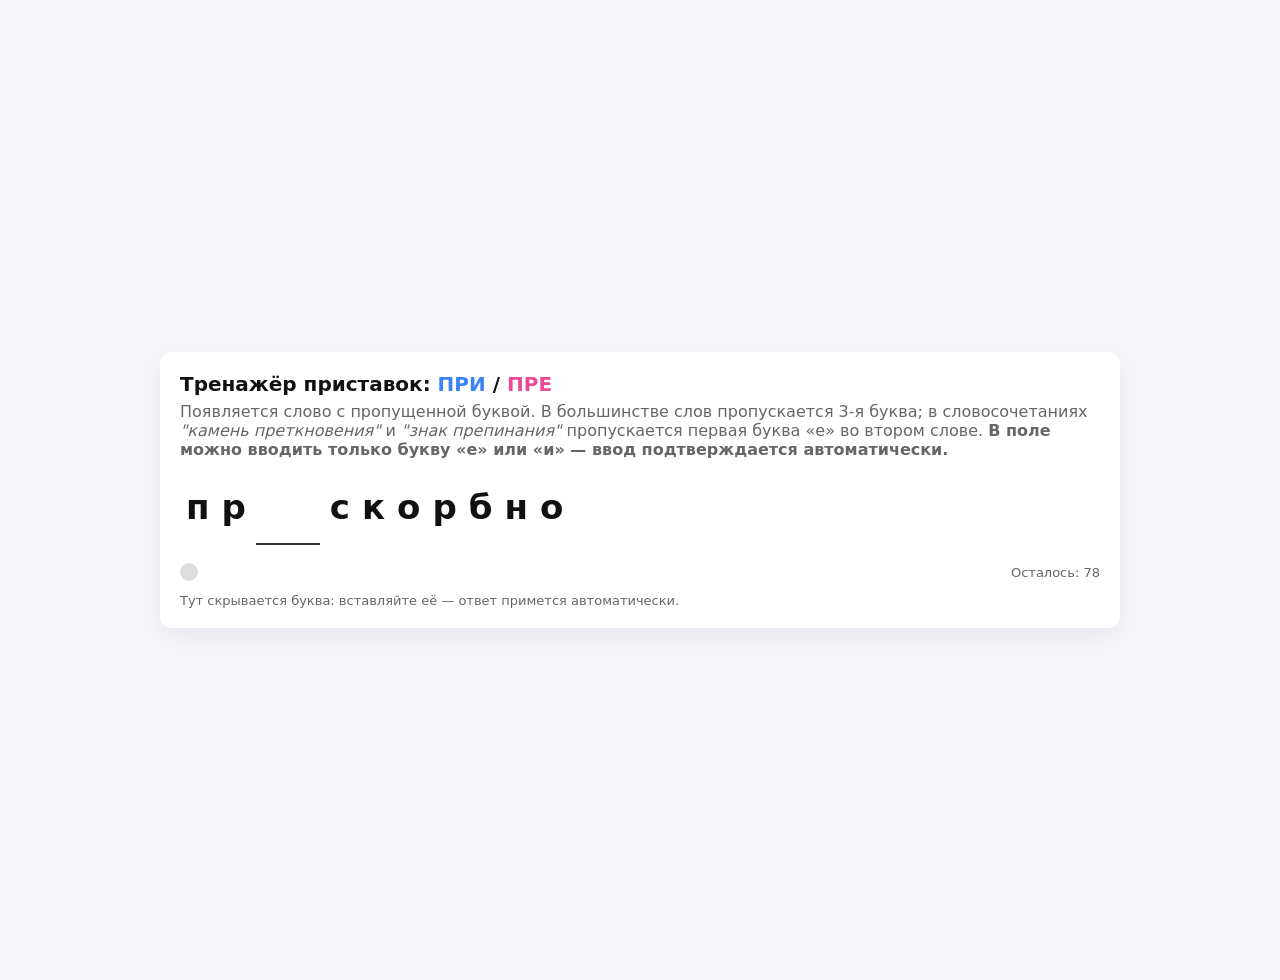
<file: index.html>
<!doctype html>
<html lang="ru">
<head>
  <meta charset="utf-8" />
  <meta name="viewport" content="width=device-width,initial-scale=1" />
  <title>Тренажёр приставок: ПРИ / ПРЕ</title>
  <style>
    :root{--bg:#f7f7fb;--card:#ffffff;--accent:#2b8a3e;--danger:#d33;--muted:#666}
    html,body{height:100%;margin:0;font-family: system-ui, -apple-system, "Segoe UI", Roboto, "Helvetica Neue", Arial; background:var(--bg);color:#111}
    .wrap{min-height:100%;display:flex;align-items:center;justify-content:center;padding:40px}
    .card{width:920px;max-width:98%;background:var(--card);border-radius:12px;box-shadow:0 8px 30px rgba(20,20,60,0.08);padding:20px}
    h1{margin:0 0 6px;font-size:20px}
    p.lead{margin:0 0 12px;color:var(--muted)}
    .word-area{display:flex;align-items:center;gap:14px;flex-wrap:wrap}
    .char-input{width:56px;height:64px;border:0;border-bottom:2px solid #bbb;font-size:34px;text-align:center;outline:none;background:transparent;font-weight:700;padding:4px;margin:0 4px}
    .char-input:focus{border-bottom-color:#333}
    .controls{margin-top:18px;display:flex;gap:12px;align-items:center}
    .indicator{width:18px;height:18px;border-radius:50%;background:#ddd}
    .indicator.green{background:var(--accent)}
    .indicator.red{background:var(--danger)}
    .small{font-size:13px;color:var(--muted)}
    .result{margin-top:18px;padding:14px;border-radius:8px;background:#f3f6f9}
    .final{display:none;margin-top:18px}
    .final.show{display:block}
    .big-num{font-size:28px;font-weight:700}
    .correct-word{color:var(--accent);font-weight:700}
    .wrong-word{color:var(--danger);font-weight:700}
    footer{margin-top:12px;font-size:13px;color:var(--muted)}
    .consonant{font-weight:700;font-size:34px;padding:4px 6px}
    .hint{font-size:13px;color:var(--muted);margin-top:8px}
  </style>
</head>
<body>
  <div class="wrap">
    <div class="card">
      <h1>Тренажёр приставок: <span style="color:#3b82f6">ПРИ</span> / <span style="color:#ec4899">ПРЕ</span></h1>
      <p class="lead">Появляется слово с пропущенной буквой. В большинстве слов пропускается 3‑я буква; в словосочетаниях <em>"камень преткновения"</em> и <em>"знак препинания"</em> пропускается первая буква «е» во втором слове. <strong>В поле можно вводить только букву «е» или «и» — ввод подтверждается автоматически.</strong></p>

      <div id="main">
        <div class="word-area">
          <div id="wordDisplay" class="word" aria-live="polite"></div>
        </div>

        <div class="controls">
          <div id="indicator" class="indicator" title="Результат"></div>
          <div style="margin-left:auto" class="small">Осталось: <span id="leftCount">0</span></div>
        </div>

        <div id="resultBox" class="result" style="display:none"></div>

      </div>

      <div id="final" class="final">
        <div>Сессия завершена.</div>
        <div style="display:flex;gap:20px;align-items:center;margin-top:8px">
          <div>Правильно: <span id="correctCount" class="big-num">0</span></div>
          <div>Неправильно: <span id="wrongCount" class="big-num">0</span></div>
        </div>
        <div style="margin-top:12px">
          <button id="restartBtn" class="btn">Заново</button>
        </div>
      </div>

      <footer>Тут скрывается буква: вставляйте её — ответ примется автоматически.</footer>
    </div>
  </div>

<script>
// Список слов: ПРИ + ПРЕ
const WORDS = [
// ПРИ
"приоритет","привилегия","прибаутка","привередливый","пригожий","прибор","приличия","пристойно","приесться","приказ","приключения","прикорнуть","присяга","притеснять","причина","причуда","притязание","природа","пример","прическа","прискорбно","приволье","прицел","примета","приверженец","прилежный","причиндалы","приятный","приватный","принцип","примат","примитив","пригодный","присниться","приключение","присудить","призвание","присмотреть","приспособить",
// ПРЕ
"прерогатива","преамбула","препятствие","препоны","прерия","презент","преимущество","преисподняя","прегрешения","пренебрегать","прекословить","препираться","престол","превратный","знак препинания","пресловутый","прельстить","преследовать","преподаватель","преподнести","препроводить","преподобный","камень преткновения","пресмыкаться","препарировать","прелюдия","премьера","престиж","президент","претензия","презумпция","превентивный","прелат","превалировать","президиум","претендент","преферанс","прецедент","препарат","преодолеть"
];

// Утилиты
function shuffle(arr){
  for(let i=arr.length-1;i>0;i--){
    const j=Math.floor(Math.random()*(i+1));[arr[i],arr[j]]=[arr[j],arr[i]];
  }
}

let pool=[];
let currentIndex=0;
let currentWord='';
let missingPos=2; // индекс в полной строке, который скрываем
let stats={correct:0, wrong:0};

const wordDisplay = document.getElementById('wordDisplay');
const indicator = document.getElementById('indicator');
const resultBox = document.getElementById('resultBox');
const leftCount = document.getElementById('leftCount');
const final = document.getElementById('final');
const correctCount = document.getElementById('correctCount');
const wrongCount = document.getElementById('wrongCount');
const restartBtn = document.getElementById('restartBtn');

function startSession(){
  pool = WORDS.slice();
  shuffle(pool);
  currentIndex=0;
  stats={correct:0, wrong:0};
  final.classList.remove('show');
  resultBox.style.display='none';
  indicator.className='indicator';
  leftCount.textContent = pool.length - currentIndex;
  showNext();
}

// Если во фразе есть второе слово и в нём есть буква 'е',
// то пропускаем первую встреченную 'е' во втором слове.
// Иначе по умолчанию пропускаем 3-ю букву (индекс 2).
function computeMissingPos(word){
  const spaceIndex = word.indexOf(' ');
  if(spaceIndex !== -1){
    // найти старт второго слова (пропуская дополнительные пробелы)
    let secondStart = spaceIndex + 1;
    while(secondStart < word.length && word[secondStart] === ' ') secondStart++;
    if(secondStart < word.length){
      const second = word.slice(secondStart);
      const posInSecond = second.toLowerCase().indexOf('е');
      if(posInSecond !== -1){
        return secondStart + posInSecond;
      }
    }
  }
  // fallback: третья буква
  return Math.min(2, Math.max(0, word.length - 1));
}

// render: заменяем символ на позиции missingPos на input
function renderWord(word){
  wordDisplay.innerHTML='';
  const chars = Array.from(word);
  for(let i=0;i<chars.length;i++){
    const ch = chars[i];
    if(i===missingPos){
      const inp = document.createElement('input');
      inp.type='text'; inp.maxLength=1; inp.className='char-input';
      inp.setAttribute('data-pos', i);
      inp.setAttribute('aria-label', 'пропущенная буква');
      // Разрешаем ввод только 'е' или 'и' (в разных раскладках/регистрах)
      inp.addEventListener('input', (e)=>{
        let v = e.target.value || '';
        // Заменяем символы, оставляя только русские е или и (любого регистра)
        v = v.replace(/[^еиЕИ]/g, '');
        if(v.length>1) v = v[0];
        e.target.value = v;
        // если пользователь ввёл допустимую букву — подтверждаем ответ автоматически
        if(v.length === 1){
          processAnswer(v);
        }
      });
      // Предотвращаем вставку неподходящих символов
      inp.addEventListener('paste', (e)=>{
        const text = (e.clipboardData||window.clipboardData).getData('text') || '';
        if(!/[еиЕИ]/.test(text)){
          e.preventDefault();
        }
      });
      // Позволяем навигационные клавиши, Backspace, Delete и т.д.
      inp.addEventListener('keydown', (e)=>{
        const allowedNav = ['Backspace','Delete','ArrowLeft','ArrowRight','Tab'];
        if(allowedNav.includes(e.key)) return;
        // Если вводится служебная клавиша — пропускаем
        if(e.key.length>1) return;
        const ch = e.key;
        if(!/[еиЕИ]/.test(ch)){
          e.preventDefault();
        }
      });
      wordDisplay.appendChild(inp);
    } else {
      const span = document.createElement('span'); span.className='consonant';
      span.textContent = ch;
      wordDisplay.appendChild(span);
    }
  }
  // focus на input
  const firstInput = wordDisplay.querySelector('input');
  if(firstInput) firstInput.focus();
}

function getMissingChar(){
  const w = currentWord;
  return (Array.from(w)[missingPos]||'');
}

function getUserInput(){
  const inp = wordDisplay.querySelector('input');
  return inp ? (inp.value||'').trim() : '';
}

function processAnswer(rawUser){
  const user = (rawUser||'').trim();
  // если пусто — игнорируем
  if(!user) return;
  // проверяем, что введён допустимый символ
  if(!/^[еиЕИ]$/.test(user)){
    resultBox.style.display='block';
    resultBox.innerHTML = '<div class="hint">Допустимы только буквы <strong>е</strong> или <strong>и</strong>.</div>';
    const inp = wordDisplay.querySelector('input'); if(inp) inp.focus();
    return;
  }

  const missing = getMissingChar();
  if((user.normalize('NFC').toLowerCase()) === (missing.normalize('NFC').toLowerCase())){
    stats.correct++;
    indicator.className='indicator green';
    resultBox.style.display='block';
    resultBox.innerHTML = '<div class="correct-word">Правильно!</div>';
    // перейти к следующему
    currentIndex++;
    setTimeout(showNext, 600);
  } else {
    stats.wrong++;
    indicator.className='indicator red';
    resultBox.style.display='block';
    resultBox.innerHTML = '<div>Неправильно. Правильно: <span class="wrong-word">'+currentWord+'</span></div>';
    currentIndex++;
    setTimeout(showNext, 1200);
  }
}

function showNext(){
  if(currentIndex>=pool.length){
    endSession();
    return;
  }
  currentWord = pool[currentIndex];
  missingPos = computeMissingPos(currentWord);
  renderWord(currentWord);
  indicator.className='indicator';
  resultBox.style.display='none';
  leftCount.textContent = pool.length - currentIndex - 1;
}

function endSession(){
  correctCount.textContent = stats.correct;
  wrongCount.textContent = stats.wrong;
  final.classList.add('show');
  wordDisplay.innerHTML='';
  indicator.className='indicator';
  resultBox.style.display='none';
  leftCount.textContent = 0;
}

restartBtn.addEventListener('click', ()=> startSession());

// Enter теперь не обязателен, но оставим: если нажали Enter и есть буква — обработаем
document.addEventListener('keydown', (e)=>{
  if(e.key==='Enter'){
    const val = getUserInput(); if(val) processAnswer(val);
  }
});

startSession();
</script>
</body>
</html>
</file>
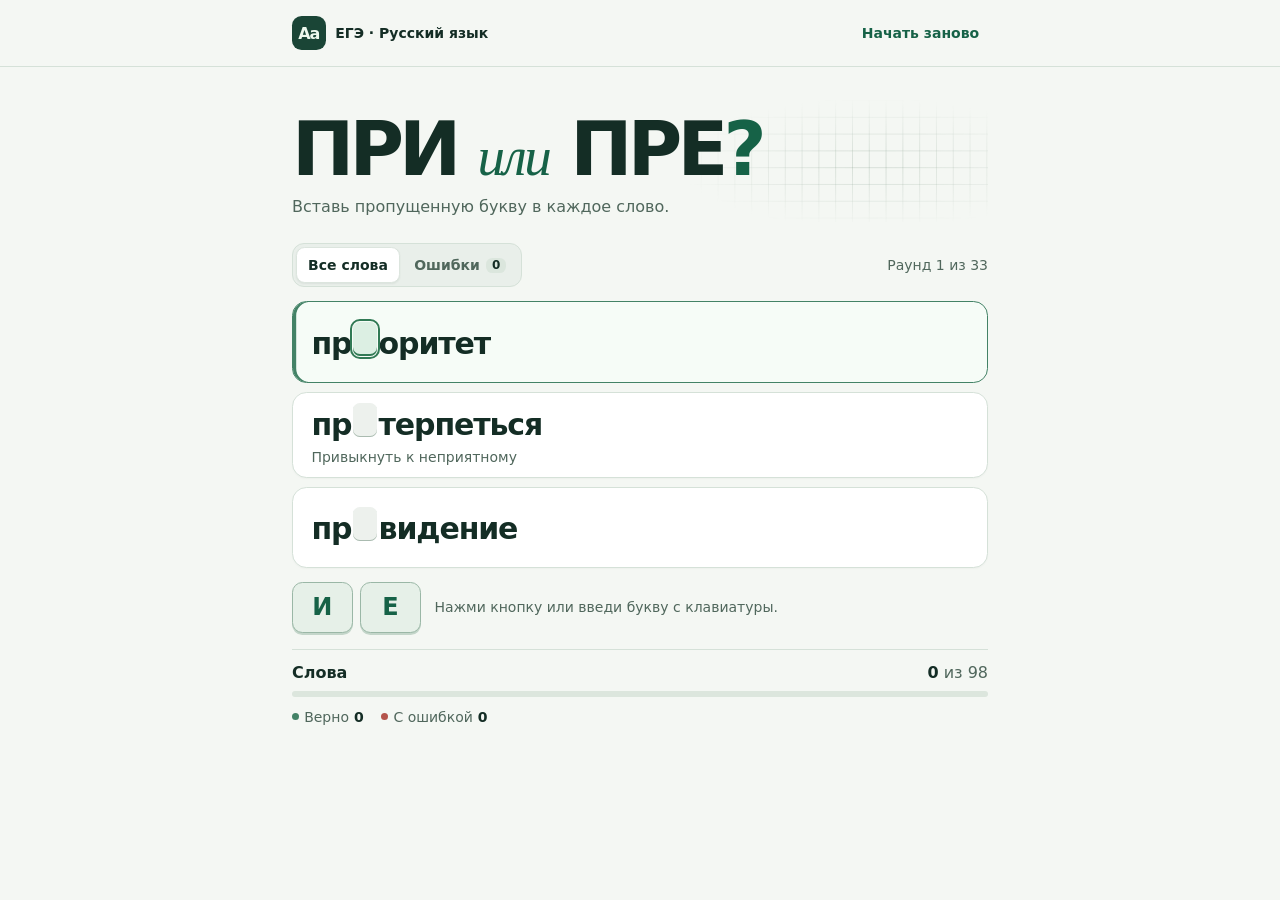
<file: trenazher/index.html>
<!doctype html>
<html lang="ru">
<head>
  <meta charset="utf-8">
  <meta name="viewport" content="width=device-width, initial-scale=1">
  <meta name="theme-color" content="#f4f7f3">
  <meta name="description" content="Тренажёр по русскому языку для ЕГЭ. Вставляй И или Е в словах из конспекта и повторяй ошибки.">
  <title>ПРИ или ПРЕ? · Тренажёр ЕГЭ</title>
  <link rel="stylesheet" href="./style.css">
  <script src="./words.js" defer></script>
  <script src="./app.js" defer></script>
</head>
<body>
  <header class="topbar">
    <div class="shell topbar-inner">
      <div class="subject"><span class="subject-mark" aria-hidden="true">Аа</span>ЕГЭ · Русский язык</div>
      <button id="restart" class="text-button" type="button">Начать заново</button>
    </div>
  </header>

  <main class="shell">
    <section class="intro" aria-labelledby="title">
      <h1 id="title">ПРИ <em>или</em> ПРЕ<span>?</span></h1>
      <p>Вставь пропущенную букву в каждое слово.</p>
    </section>

    <div class="toolbar">
      <div class="mode-switch" role="group" aria-label="Режим тренировки">
        <button id="all-mode" type="button" aria-pressed="true">Все слова</button>
        <button id="errors-mode" type="button" aria-pressed="false">Ошибки <span id="saved-count" class="count">0</span></button>
      </div>
      <span id="batch-number" class="batch-number" hidden></span>
    </div>

    <section aria-label="Текущие задания">
      <div id="word-list" class="word-list"></div>
      <div id="summary" class="summary" hidden>
        <h2 id="summary-title" tabindex="-1"></h2>
        <p id="summary-detail"></p>
        <div class="summary-actions">
          <button id="summary-primary" class="primary-button" type="button"></button>
          <button id="summary-secondary" class="text-button" type="button" hidden>Новый круг</button>
        </div>
      </div>
    </section>

    <div id="controls" class="controls">
      <div id="letter-controls" class="letter-controls">
        <div class="letter-buttons" role="group" aria-label="Выбрать букву">
          <button class="letter-button" type="button" data-letter="и" aria-label="Буква И">И</button>
          <button class="letter-button" type="button" data-letter="е" aria-label="Буква Е">Е</button>
        </div>
        <p>Нажми кнопку или введи букву с клавиатуры.</p>
      </div>
      <div id="review" class="review" hidden>
        <div class="review-copy">
          <p id="review-text"></p>
          <div class="review-track" aria-hidden="true"><div id="review-fill"></div></div>
        </div>
        <button id="next" class="text-button" type="button">Дальше</button>
      </div>
    </div>

    <section id="progress" class="progress-panel" aria-label="Прогресс тренировки">
      <div class="progress-header">
        <span>Слова</span>
        <span class="progress-count"><strong id="answered">0</strong><span> из <span id="total">0</span></span></span>
      </div>
      <progress id="progress-bar" value="0" max="1" aria-label="Пройдено слов"></progress>
      <div class="stats">
        <span><i class="stat-dot dot-right" aria-hidden="true"></i>Верно <strong id="right-count">0</strong></span>
        <span><i class="stat-dot dot-wrong" aria-hidden="true"></i>С ошибкой <strong id="wrong-count">0</strong></span>
      </div>
    </section>
    <p id="announcement" class="sr-only" role="status"></p>
    <noscript><p>Включи JavaScript в браузере, чтобы начать тренировку.</p></noscript>
  </main>

  <template id="word-template">
    <article class="word-card">
      <div class="word-copy">
        <div class="word"><span class="leading"></span><span class="target"><span class="stem"></span><span class="gap"><span class="character" aria-hidden="true"></span><input class="letter-input" type="text" inputmode="text" autocomplete="off" autocapitalize="none" spellcheck="false" enterkeyhint="next" hidden></span><span class="tail"></span></span><span class="trailing"></span></div>
        <p class="hint" hidden><span class="meaning"></span><span class="mistyped" hidden></span></p>
      </div>
      <div class="result" hidden><span class="result-mark" aria-hidden="true"></span><span class="result-text"></span></div>
    </article>
  </template>
</body>
</html>
</file>
<file: trenazher/style.css>
:root {
  color-scheme: light;
  --background: #f4f7f3;
  --surface: #fff;
  --ink: #142d25;
  --muted: #50675c;
  --line: #d5e1d8;
  --green: #166247;
  --green-soft: #e0f0e6;
  --red: #962926;
  --red-soft: #f9deda;
  font-family: system-ui, -apple-system, BlinkMacSystemFont, "Segoe UI", sans-serif;
  color: var(--ink);
  background: var(--background);
}

*, *::before, *::after { box-sizing: border-box; }
[hidden] { display: none !important; }
body { margin: 0; }
button, input { font: inherit; }
button { cursor: pointer; -webkit-tap-highlight-color: transparent; }
button:focus-visible { outline: 2px solid var(--green); outline-offset: 3px; }

.shell { width: min(calc(100% - 2.25rem), 43.5rem); margin-inline: auto; }

.topbar { border-bottom: 1px solid var(--line); }
.topbar-inner {
  min-height: 4.125rem;
  display: flex;
  align-items: center;
  justify-content: space-between;
  gap: .5rem;
}

.subject {
  display: flex;
  align-items: center;
  gap: .6rem;
  font-size: .875rem;
  font-weight: 700;
}

.subject-mark {
  display: grid;
  place-items: center;
  width: 2.1rem;
  height: 2.1rem;
  border-radius: .6rem;
  background: #1a4536;
  color: #edf8ed;
  font-size: 1rem;
  font-weight: 700;
  letter-spacing: -.07em;
}

.text-button {
  min-height: 2.75rem;
  padding: .4rem .55rem;
  border: 0;
  border-radius: .5rem;
  color: var(--green);
  background: none;
  font-size: .875rem;
  font-weight: 700;
}

.text-button:hover { background: var(--green-soft); }
main { padding-block: clamp(1.55rem, 5vh, 3rem) 2rem; }

.intro { position: relative; isolation: isolate; margin-bottom: 1.55rem; }
.intro::after {
  content: "";
  position: absolute;
  z-index: -1;
  inset: -.75rem 0 -.25rem auto;
  width: min(44%, 19rem);
  background: linear-gradient(to right, #708d7836 1px, transparent 1px),
              linear-gradient(to bottom, #708d7836 1px, transparent 1px);
  background-size: 1.05rem 1.05rem;
  mask-image: radial-gradient(ellipse at 62% 52%, #000 8%, transparent 73%);
  pointer-events: none;
}

.intro h1 {
  margin: 0 0 .45rem;
  font-size: clamp(2.5rem, 8.3vw, 4.65rem);
  font-weight: 820;
  line-height: 1.02;
  letter-spacing: -.065em;
}

.intro em {
  font-family: Georgia, "Times New Roman", serif;
  font-size: .74em;
  font-weight: 400;
  color: var(--green);
  letter-spacing: -.045em;
}

.intro h1 span { color: var(--green); }
.intro p { margin: 0; color: var(--muted); line-height: 1.45; }

.toolbar {
  display: flex;
  justify-content: space-between;
  align-items: center;
  gap: .5rem;
  margin-bottom: .875rem;
}

.mode-switch {
  display: flex;
  gap: .16rem;
  padding: .2rem;
  border: 1px solid var(--line);
  border-radius: .75rem;
  background: #e9efea;
}

.mode-switch button {
  display: flex;
  align-items: center;
  gap: .38rem;
  min-height: 2.25rem;
  padding-inline: .68rem;
  border: 1px solid transparent;
  border-radius: .54rem;
  background: transparent;
  color: var(--muted);
  white-space: nowrap;
  font-size: .875rem;
  font-weight: 700;
}

.mode-switch button:hover { color: var(--ink); }
.mode-switch button[aria-pressed="true"] {
  background: var(--surface);
  border-color: #dce5de;
  color: var(--ink);
  box-shadow: 0 1px 2px #20382d12;
}

.count {
  min-width: 1.28rem;
  padding: .02rem .25rem;
  border-radius: .4rem;
  background: #dbe6dd;
  color: var(--ink);
  text-align: center;
  font-size: .75rem;
  font-variant-numeric: tabular-nums;
}

.batch-number {
  flex-shrink: 0;
  color: var(--muted);
  font-size: .875rem;
  font-variant-numeric: tabular-nums;
}

.word-list { display: grid; gap: .57rem; }
.word-card {
  display: flex;
  align-items: center;
  justify-content: space-between;
  gap: .55rem;
  min-height: 5.1rem;
  padding: .64rem 1rem .64rem 1.15rem;
  border: 1px solid var(--line);
  border-radius: .9rem;
  background: var(--surface);
  box-shadow: 0 1px 2px #16342807;
}

.word-card[data-state="active"] {
  border-color: #438266;
  background: #f6fcf7;
  box-shadow: inset .2rem 0 #438266;
}

.word-card[data-state="right"] { border-color: #b4d8c1; }
.word-card[data-state="wrong"] { border-color: #e3b8b3; background: #fffaf9; }
.word-copy { min-width: 0; }
.word {
  font-size: clamp(1.25rem, 5.3vw, 1.875rem);
  font-weight: 710;
  letter-spacing: -.038em;
  line-height: 1.3;
}

.target { display: inline-block; white-space: nowrap; }
.gap {
  position: relative;
  display: inline-grid;
  place-items: center;
  vertical-align: baseline;
  min-width: .82em;
  height: 1.13em;
  margin-inline: .045em;
  border-radius: .23em;
  background: #edf1ed;
  box-shadow: inset 0 -1px #aabbb0;
  line-height: 1;
}

.character { min-height: 1em; }
.word-card[data-state="active"] .gap { background: #dcefe3; box-shadow: inset 0 -2px #317a55; }
.word-card[data-state="active"] .gap:focus-within { outline: 2px solid #317a55; outline-offset: 1px; }
.word-card[data-state="right"] .gap { color: var(--green); background: var(--green-soft); box-shadow: none; }
.word-card[data-state="wrong"] .gap { color: var(--red); background: var(--red-soft); box-shadow: none; }

.letter-input {
  position: absolute;
  inset: 0;
  width: 100%;
  height: 100%;
  padding: 0;
  border: 0;
  border-radius: inherit;
  outline: 0;
  background: transparent;
  color: var(--ink);
  caret-color: var(--green);
  cursor: text;
  text-align: center;
}

.word-card:not([data-state="active"]) .letter-input { opacity: 0; pointer-events: none; }
.hint {
  display: flex;
  flex-wrap: wrap;
  align-items: baseline;
  column-gap: .55rem;
  row-gap: .1rem;
  margin: .24rem 0 0;
  color: var(--muted);
  font-size: .875rem;
  line-height: 1.3;
}

.meaning:empty { display: none; }
.mistyped { color: var(--red); font-weight: 650; }
.result {
  display: flex;
  flex: none;
  align-items: center;
  gap: .4rem;
  font-size: .875rem;
  font-weight: 700;
  color: var(--green);
}

.result-mark {
  position: relative;
  display: grid;
  place-items: center;
  width: 1.55rem;
  height: 1.55rem;
  border-radius: 50%;
  background: var(--green-soft);
}

.word-card[data-state="right"] .result-mark::before {
  content: "";
  width: .65rem;
  height: .37rem;
  margin-top: -.11rem;
  border-bottom: 2px solid currentColor;
  border-left: 2px solid currentColor;
  transform: rotate(-45deg);
}

.word-card[data-state="wrong"] .result { color: var(--red); }
.word-card[data-state="wrong"] .result-mark { background: var(--red-soft); }
.word-card[data-state="wrong"] .result-mark::before,
.word-card[data-state="wrong"] .result-mark::after {
  content: "";
  position: absolute;
  width: .72rem;
  height: 2px;
  border-radius: 1px;
  background: currentColor;
  transform: rotate(45deg);
}

.word-card[data-state="wrong"] .result-mark::after { transform: rotate(-45deg); }

.controls { margin-block: .85rem 1rem; }
.letter-controls, .review { display: flex; align-items: center; gap: .85rem; min-height: 3.2rem; }
.letter-buttons { display: flex; flex: none; gap: .45rem; }
.letter-button {
  width: 3.8rem;
  height: 3.2rem;
  border: 1px solid #9ab7a6;
  border-radius: .65rem;
  background: #e6f0e8;
  color: var(--green);
  font-size: 1.5rem;
  font-weight: 750;
  box-shadow: 0 2px #c4d6ca;
}

.letter-button:hover { background: #d7eadc; }
.letter-button:active { transform: translateY(2px); box-shadow: none; }
.letter-controls p, .review p { margin: 0; font-size: .875rem; line-height: 1.3; }
.letter-controls p { color: var(--muted); }
.review { justify-content: space-between; }
.review-copy { flex: 1; }
.review p { margin-bottom: .4rem; color: var(--green); font-weight: 650; }
.review[data-error="true"] p { color: var(--red); }
.review-track { height: .18rem; background: var(--line); border-radius: .125rem; overflow: hidden; }
#review-fill { height: 100%; transform-origin: left center; background: #458c64; }
.review[data-error="true"] #review-fill { background: #bc5952; }

.progress-panel { padding-top: .83rem; border-top: 1px solid var(--line); }
.progress-header, .stats { display: flex; align-items: center; }
.progress-header { justify-content: space-between; margin-bottom: .52rem; font-weight: 700; }
.progress-count { font-variant-numeric: tabular-nums; }
.progress-count > span { color: var(--muted); font-weight: 500; }

#progress-bar {
  display: block;
  width: 100%;
  height: .42rem;
  overflow: hidden;
  appearance: none;
  border: 0;
  border-radius: 1rem;
  background: #dce6dd;
  color: #3a855d;
}

#progress-bar::-webkit-progress-bar { background: #dce6dd; }
#progress-bar::-webkit-progress-value { background: #3a855d; border-radius: 1rem; }
#progress-bar::-moz-progress-bar { background: #3a855d; border-radius: 1rem; }
.stats { gap: 1.1rem; margin-top: .72rem; color: var(--muted); font-size: .875rem; }
.stats > span { display: flex; align-items: center; gap: .31rem; }
.stats strong { color: var(--ink); font-variant-numeric: tabular-nums; }
.stat-dot { width: .45rem; height: .45rem; border-radius: 50%; }
.dot-right { background: #438266; }
.dot-wrong { background: #b4544b; }

.summary {
  margin-bottom: 1rem;
  padding: clamp(1.2rem, 5vw, 2rem);
  border: 1px solid var(--line);
  border-radius: .9rem;
  background: var(--surface);
}

.summary h2 { margin: 0 0 .45rem; font-size: 1.7rem; letter-spacing: -.04em; }
.summary p { margin: 0 0 1rem; color: var(--muted); line-height: 1.45; }
.summary-actions { display: flex; flex-wrap: wrap; align-items: center; gap: .65rem; }
.primary-button {
  min-height: 2.75rem;
  padding: .45rem .9rem;
  border: 0;
  border-radius: .5rem;
  color: white;
  background: #166247;
  font-weight: 700;
}

.primary-button:hover { background: #0f5139; }
.sr-only { position: absolute; width: 1px; height: 1px; padding: 0; overflow: hidden; clip-path: inset(50%); white-space: nowrap; }

@media (max-width: 34rem) {
  .topbar-inner { min-height: 3.55rem; }
  .intro { margin-bottom: 1.18rem; }
  .word-card { min-height: 4.7rem; padding: .55rem .68rem .55rem .82rem; }
  .result-text { position: absolute; width: 1px; height: 1px; overflow: hidden; clip-path: inset(50%); }
}

@media (max-width: 23rem) {
  .shell { width: calc(100% - 1.5rem); }
  .subject { gap: .42rem; }
  .mode-switch button { padding-inline: .5rem; }
  .letter-button { width: 3.2rem; }
}
</file>
